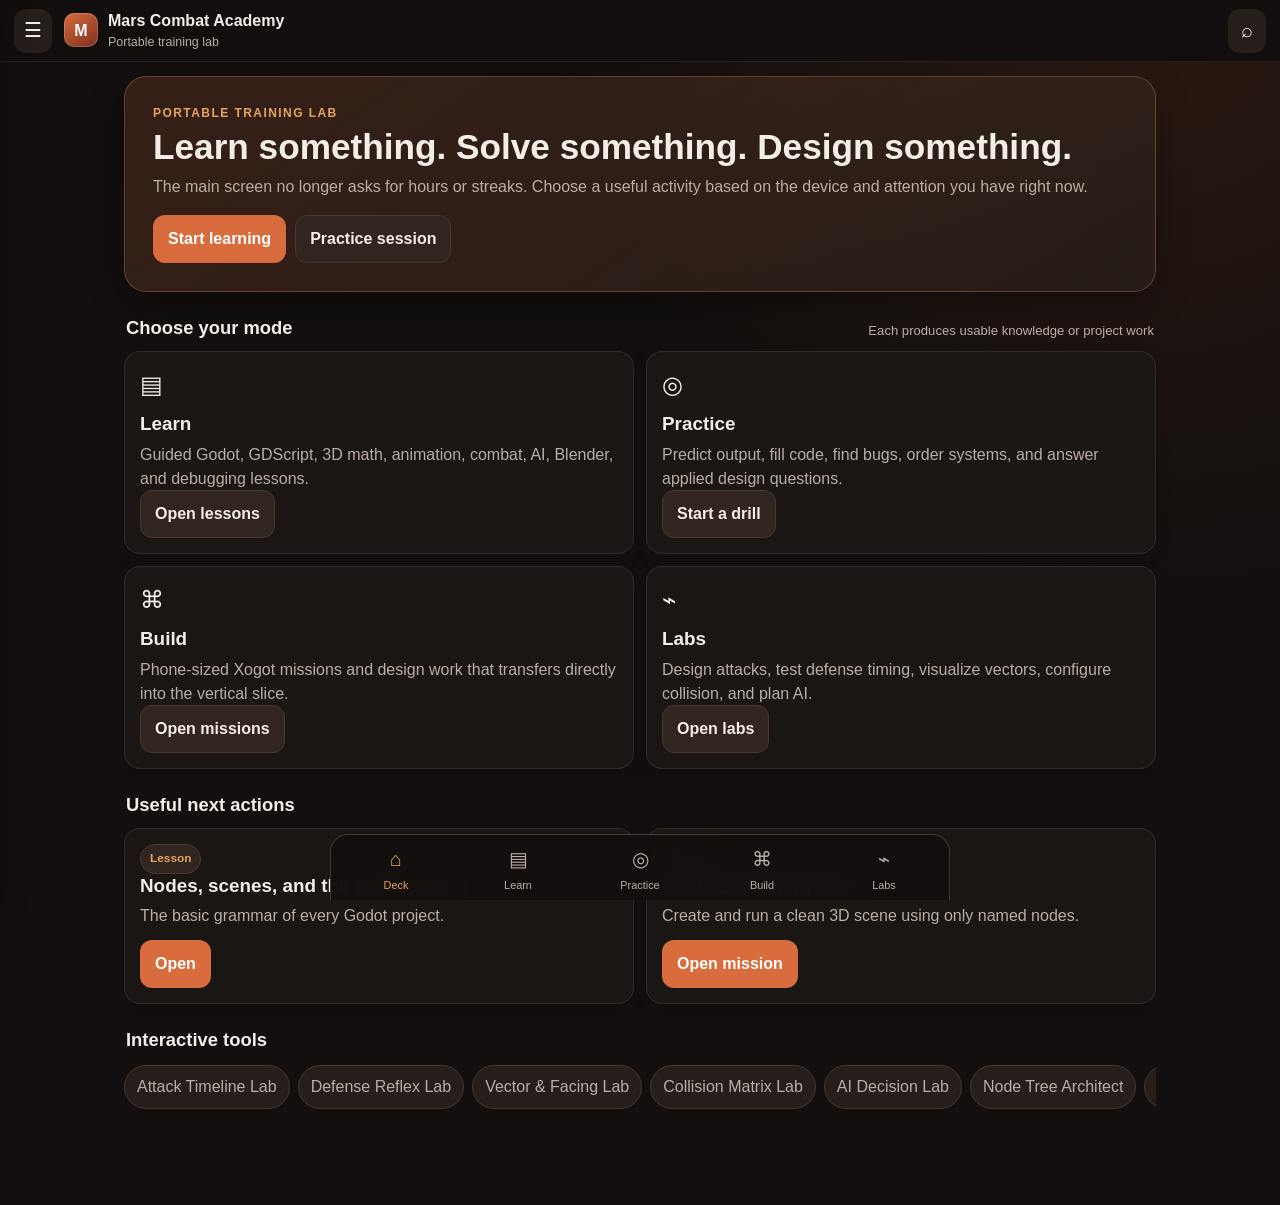
<file: index.html>
<!doctype html>
<html lang="en">
<head>
  <meta charset="utf-8">
  <meta name="viewport" content="width=device-width,initial-scale=1,viewport-fit=cover">
  <meta name="theme-color" content="#17110f">
  <meta name="apple-mobile-web-app-capable" content="yes">
  <meta name="apple-mobile-web-app-status-bar-style" content="black-translucent">
  <meta name="apple-mobile-web-app-title" content="Mars Academy">
  <meta name="description" content="A portable Godot learning, practice, and design laboratory for Project Mars.">
  <link rel="manifest" href="manifest.webmanifest">
  <link rel="apple-touch-icon" href="icons/icon-192.png">
  <link rel="icon" href="icons/icon-192.png">
  <link rel="stylesheet" href="styles.css">
  <title>Mars Combat Academy</title>
</head>
<body>
  <div id="app">
    <header class="topbar">
      <button class="icon-button" id="menuButton" aria-label="Open menu">☰</button>
      <div class="brand">
        <div class="brand-mark">M</div>
        <div><strong>Mars Combat Academy</strong><span id="headerSubtitle">Portable training lab</span></div>
      </div>
      <button class="icon-button" id="searchButton" aria-label="Search">⌕</button>
    </header>

    <aside class="drawer" id="drawer" aria-hidden="true">
      <div class="drawer-head">
        <div class="brand-mark large">M</div>
        <div><strong>Mars Combat Academy</strong><span>Learn · Practice · Build</span></div>
        <button class="icon-button" id="closeDrawer" aria-label="Close menu">×</button>
      </div>
      <nav class="drawer-nav">
        <button data-view="home"><span>⌂</span>Training Deck</button>
        <button data-view="learn"><span>▤</span>Learn</button>
        <button data-view="practice"><span>◎</span>Practice</button>
        <button data-view="build"><span>⌘</span>Build Missions</button>
        <button data-view="labs"><span>⌁</span>Interactive Labs</button>
        <button data-view="reference"><span>▦</span>Reference</button>
        <button data-view="notes"><span>✎</span>Workshop Notes</button>
        <button data-view="settings"><span>⚙</span>Settings & Backup</button>
      </nav>
      <div class="drawer-note">Tracking is intentionally secondary. The app saves lesson bookmarks, completed exercises, notes, and lab designs locally on this device.</div>
    </aside>
    <div class="scrim" id="scrim" hidden></div>

    <main id="mainContent">
      <section class="view active" id="view-home"></section>
      <section class="view" id="view-learn"></section>
      <section class="view" id="view-practice"></section>
      <section class="view" id="view-build"></section>
      <section class="view" id="view-labs"></section>
      <section class="view" id="view-reference"></section>
      <section class="view" id="view-notes"></section>
      <section class="view" id="view-settings"></section>
    </main>

    <nav class="bottom-nav">
      <button data-view="home" class="active"><span>⌂</span>Deck</button>
      <button data-view="learn"><span>▤</span>Learn</button>
      <button data-view="practice"><span>◎</span>Practice</button>
      <button data-view="build"><span>⌘</span>Build</button>
      <button data-view="labs"><span>⌁</span>Labs</button>
    </nav>
  </div>

  <div class="modal-backdrop" id="modalBackdrop" hidden>
    <div class="modal" role="dialog" aria-modal="true">
      <div class="modal-header"><h2 id="modalTitle">Details</h2><button class="icon-button" id="modalClose">×</button></div>
      <div id="modalBody"></div>
    </div>
  </div>

  <div class="search-panel" id="searchPanel" hidden>
    <div class="search-head"><input id="globalSearch" type="search" placeholder="Search lessons, terms, missions…"><button class="icon-button" id="closeSearch">×</button></div>
    <div id="searchResults"></div>
  </div>

  <input type="file" id="importFile" accept="application/json" hidden>
  <div class="toast" id="toast" role="status"></div>
  <script src="content.js"></script>
  <script src="app.js"></script>
</body>
</html>
</file>
<file: styles.css>
:root{
  --bg:#120f0e;--panel:#1b1715;--panel2:#251e1a;--panel3:#30251f;--line:#4a382f;
  --text:#f4eee9;--muted:#bbaea5;--accent:#d96c3c;--accent2:#e7a45f;--good:#79b98a;
  --warn:#e2b65d;--bad:#da7770;--blue:#78a9d1;--radius:16px;--shadow:0 12px 35px rgba(0,0,0,.28);
  --safe-top:env(safe-area-inset-top);--safe-bottom:env(safe-area-inset-bottom)
}
*{box-sizing:border-box}html{background:var(--bg);color-scheme:dark}body{margin:0;background:radial-gradient(circle at 90% 0,#2a1811 0,transparent 35%),var(--bg);color:var(--text);font-family:Inter,ui-sans-serif,-apple-system,BlinkMacSystemFont,"Segoe UI",sans-serif;line-height:1.48;min-height:100vh}button,input,select,textarea{font:inherit}button{cursor:pointer}.topbar{position:fixed;z-index:30;top:0;left:0;right:0;height:calc(62px + var(--safe-top));padding:var(--safe-top) 14px 0;display:flex;align-items:center;gap:12px;background:rgba(18,15,14,.92);border-bottom:1px solid rgba(255,255,255,.08);backdrop-filter:blur(14px)}.brand{display:flex;align-items:center;gap:10px;min-width:0;flex:1}.brand>div:last-child{min-width:0}.brand strong,.drawer-head strong{display:block;white-space:nowrap;overflow:hidden;text-overflow:ellipsis}.brand span,.drawer-head span{display:block;color:var(--muted);font-size:.78rem}.brand-mark{width:34px;height:34px;border-radius:10px;background:linear-gradient(145deg,var(--accent),#7e2f20);display:grid;place-items:center;font-weight:900;color:white;box-shadow:inset 0 0 0 1px rgba(255,255,255,.18)}.brand-mark.large{width:46px;height:46px;border-radius:14px;font-size:1.25rem}.icon-button{border:0;background:var(--panel2);color:var(--text);width:38px;height:38px;border-radius:12px;display:grid;place-items:center;font-size:1.25rem}.icon-button:active{transform:scale(.96)}main{padding:calc(76px + var(--safe-top)) 14px calc(84px + var(--safe-bottom));max-width:1080px;margin:auto}.view{display:none}.view.active{display:block}.page-head{margin:2px 0 18px}.eyebrow{color:var(--accent2);font-size:.75rem;text-transform:uppercase;letter-spacing:.12em;font-weight:800}.page-head h1{font-size:1.8rem;line-height:1.12;margin:5px 0 7px}.page-head p{margin:0;color:var(--muted);max-width:750px}.hero{background:linear-gradient(145deg,rgba(217,108,60,.18),rgba(38,29,25,.94));border:1px solid rgba(231,164,95,.28);padding:20px;border-radius:22px;box-shadow:var(--shadow);margin-bottom:16px}.hero h1{font-size:1.75rem;margin:4px 0 8px;line-height:1.15}.hero p{color:var(--muted);margin:0 0 16px}.hero-actions,.button-row{display:flex;gap:9px;flex-wrap:wrap}.primary,.secondary,.ghost,.danger{border-radius:12px;padding:11px 14px;border:1px solid transparent;font-weight:750}.primary{background:var(--accent);color:#fff}.secondary{background:var(--panel3);color:var(--text);border-color:var(--line)}.ghost{background:transparent;color:var(--text);border-color:var(--line)}.danger{background:rgba(218,119,112,.14);color:#ffb7b1;border-color:rgba(218,119,112,.4)}.small-btn{padding:7px 10px;border-radius:10px;font-size:.82rem}.grid{display:grid;gap:12px}.grid.two{grid-template-columns:repeat(2,minmax(0,1fr))}.grid.three{grid-template-columns:repeat(3,minmax(0,1fr))}.card{background:rgba(27,23,21,.96);border:1px solid rgba(255,255,255,.09);border-radius:var(--radius);padding:15px;box-shadow:0 4px 16px rgba(0,0,0,.14)}.card.interactive{transition:transform .15s,border-color .15s;background .15s}.card.interactive:active{transform:scale(.985)}.card h2,.card h3{margin:0 0 7px;line-height:1.25}.card h2{font-size:1.18rem}.card h3{font-size:1rem}.card p{margin:0;color:var(--muted)}.card .meta{margin-top:10px}.section-title{display:flex;justify-content:space-between;align-items:end;gap:12px;margin:22px 2px 10px}.section-title h2{font-size:1.15rem;margin:0}.section-title p{margin:0;color:var(--muted);font-size:.82rem}.quick-card{min-height:140px;display:flex;flex-direction:column}.quick-card .icon{font-size:1.5rem;margin-bottom:10px}.quick-card .primary,.quick-card .secondary{margin-top:auto;align-self:flex-start}.module-card{display:flex;gap:13px;align-items:flex-start}.module-number{width:38px;height:38px;border-radius:12px;background:var(--panel3);color:var(--accent2);display:grid;place-items:center;font-weight:900;flex:none}.module-card .content{min-width:0;flex:1}.module-card .count{font-size:.76rem;color:var(--muted)}.lesson-list{display:grid;gap:9px;margin-top:12px}.lesson-row{width:100%;text-align:left;background:var(--panel2);border:1px solid var(--line);border-radius:12px;padding:12px;color:var(--text);display:flex;gap:10px;align-items:center}.lesson-row.done{border-color:rgba(121,185,138,.55)}.lesson-row .lesson-status{width:24px;height:24px;border-radius:50%;border:1px solid var(--line);display:grid;place-items:center;flex:none}.lesson-row.done .lesson-status{background:var(--good);color:#102417;border-color:transparent}.lesson-row strong{display:block}.lesson-row small{color:var(--muted);display:block;margin-top:2px}.filter-row{display:flex;gap:8px;overflow-x:auto;padding:2px 0 12px;scrollbar-width:none}.filter-row::-webkit-scrollbar{display:none}.chip{border:1px solid var(--line);background:var(--panel2);color:var(--muted);border-radius:999px;padding:8px 12px;white-space:nowrap}.chip.active{background:var(--accent);border-color:var(--accent);color:#fff}.practice-shell{min-height:360px}.practice-top{display:flex;justify-content:space-between;gap:8px;align-items:center;margin-bottom:14px}.badge{display:inline-flex;align-items:center;border-radius:999px;padding:5px 9px;font-size:.74rem;font-weight:800;background:var(--panel3);color:var(--accent2);border:1px solid var(--line)}.prompt{font-size:1.22rem;line-height:1.35;margin:8px 0 14px}.code{background:#0e0d0c;border:1px solid #3e352f;border-radius:12px;padding:13px;overflow:auto;color:#f2d8c7;font:500 .87rem/1.5 ui-monospace,SFMono-Regular,Consolas,monospace;white-space:pre-wrap;margin:10px 0}.option-list{display:grid;gap:9px}.option{width:100%;text-align:left;background:var(--panel2);border:1px solid var(--line);color:var(--text);padding:12px;border-radius:12px}.option.correct{border-color:var(--good);background:rgba(121,185,138,.13)}.option.wrong{border-color:var(--bad);background:rgba(218,119,112,.12)}.answer-box{margin-top:14px;padding:12px;border-radius:12px;background:var(--panel3);border-left:4px solid var(--accent2)}.answer-box.good{border-left-color:var(--good)}.answer-box.bad{border-left-color:var(--bad)}.answer-box p{color:var(--text)}.text-answer{width:100%;border:1px solid var(--line);background:#12100f;color:var(--text);border-radius:12px;padding:12px;margin-bottom:9px}.order-list{display:grid;gap:7px}.order-item{display:flex;gap:8px;align-items:center;background:var(--panel2);border:1px solid var(--line);padding:8px;border-radius:12px}.order-item span{flex:1}.order-controls{display:flex;gap:5px}.order-controls button{width:34px;height:32px;border:0;border-radius:8px;background:var(--panel3);color:var(--text)}.mission-card .mission-head{display:flex;justify-content:space-between;gap:10px}.mission-card .tags{display:flex;gap:6px;flex-wrap:wrap;margin:10px 0}.tag{font-size:.72rem;padding:4px 8px;border-radius:999px;background:rgba(120,169,209,.12);color:#b9daf5;border:1px solid rgba(120,169,209,.25)}.steps,.checks,.keypoints{padding-left:20px;margin:10px 0}.steps li,.checks li,.keypoints li{margin:7px 0}.checks li::marker{color:var(--good)}.mission-detail h3,.lesson-detail h3{margin:22px 0 8px;color:var(--accent2)}.lesson-detail .concept{font-size:1.02rem;color:#e8ddd5}.lesson-detail .source{font-size:.75rem;color:var(--muted);margin-top:18px;border-top:1px solid var(--line);padding-top:10px}.lab-grid{display:grid;gap:11px}.lab-card{display:flex;gap:12px;align-items:center}.lab-card .lab-icon{width:44px;height:44px;border-radius:13px;background:var(--panel3);display:grid;place-items:center;font-size:1.35rem;flex:none}.lab-card .content{flex:1}.lab-shell label{display:block;color:var(--muted);font-size:.82rem;margin-bottom:4px}.field{margin:12px 0}.field input,.field select,.field textarea{width:100%;background:#12100f;border:1px solid var(--line);border-radius:11px;padding:11px;color:var(--text)}.field textarea{min-height:130px;resize:vertical}.range-line{display:grid;grid-template-columns:1fr 70px;gap:10px;align-items:center}.range-line input[type=range]{padding:0}.timeline{height:42px;display:flex;border-radius:10px;overflow:hidden;border:1px solid var(--line);margin:14px 0}.timeline>div{display:grid;place-items:center;font-size:.7rem;font-weight:800;min-width:2px}.windup{background:#8f6c42}.active-phase{background:#b93f34}.recovery{background:#425b6a}.chain-overlay,.cancel-overlay{height:10px;border-radius:5px;margin:5px 0;background:linear-gradient(90deg,transparent,var(--good),transparent)}.result-panel{background:var(--panel2);border:1px solid var(--line);border-radius:12px;padding:12px;margin:12px 0}.result-panel dl{display:grid;grid-template-columns:1fr auto;gap:7px;margin:0}.result-panel dt{color:var(--muted)}.result-panel dd{margin:0;font-weight:800}.reflex-track{height:56px;background:#0f0d0c;border:1px solid var(--line);border-radius:12px;position:relative;overflow:hidden;margin:15px 0}.reflex-perfect,.reflex-standard{position:absolute;top:0;bottom:0}.reflex-perfect{left:0;background:rgba(121,185,138,.45)}.reflex-standard{background:rgba(226,182,93,.35)}.reflex-marker{position:absolute;top:0;bottom:0;width:4px;background:white;box-shadow:0 0 12px white}.vector-canvas{width:100%;height:300px;background:#0f0d0c;border:1px solid var(--line);border-radius:12px;touch-action:none}.matrix{overflow:auto}.matrix table{border-collapse:collapse;width:100%;min-width:580px}.matrix th,.matrix td{border:1px solid var(--line);padding:7px;text-align:center;font-size:.75rem}.matrix th:first-child{text-align:left;position:sticky;left:0;background:var(--panel)}.matrix input{width:20px;height:20px}.node-builder{display:grid;gap:8px}.node-item{background:var(--panel2);border:1px solid var(--line);border-radius:10px;padding:9px;display:flex;align-items:center;gap:8px}.node-item .indent{width:var(--indent,0px)}.node-item span:nth-child(2){flex:1}.scratchpad{min-height:280px!important;font-family:ui-monospace,SFMono-Regular,Consolas,monospace}.reference-search{position:sticky;top:calc(65px + var(--safe-top));z-index:5;background:var(--bg);padding:5px 0 10px}.reference-search input{width:100%;border:1px solid var(--line);background:var(--panel2);color:var(--text);border-radius:12px;padding:12px}.term{padding:12px 0;border-bottom:1px solid var(--line)}.term strong{color:var(--accent2)}.term p{margin:3px 0 0}.notes-list{display:grid;gap:9px}.note-card{background:var(--panel2);border:1px solid var(--line);border-radius:12px;padding:12px}.note-card .note-head{display:flex;justify-content:space-between;gap:8px}.note-card time{color:var(--muted);font-size:.75rem}.drawer{position:fixed;z-index:60;left:0;top:0;bottom:0;width:min(88vw,370px);background:#171311;transform:translateX(-102%);transition:transform .2s ease;padding:calc(18px + var(--safe-top)) 12px calc(18px + var(--safe-bottom));box-shadow:var(--shadow);overflow:auto}.drawer.open{transform:translateX(0)}.drawer-head{display:flex;align-items:center;gap:10px;padding:3px 4px 16px}.drawer-head>div:nth-child(2){flex:1}.drawer-nav{display:grid;gap:5px}.drawer-nav button{border:0;background:transparent;color:var(--text);text-align:left;padding:12px;border-radius:11px;display:flex;align-items:center;gap:12px}.drawer-nav button.active{background:var(--panel3);color:var(--accent2)}.drawer-nav button span{width:22px;text-align:center}.drawer-note{color:var(--muted);font-size:.76rem;border-top:1px solid var(--line);margin-top:14px;padding:14px 8px}.scrim{position:fixed;z-index:50;inset:0;background:rgba(0,0,0,.55)}.bottom-nav{position:fixed;z-index:25;left:0;right:0;bottom:0;height:calc(66px + var(--safe-bottom));padding:6px 4px var(--safe-bottom);display:grid;grid-template-columns:repeat(5,1fr);background:rgba(18,15,14,.96);border-top:1px solid rgba(255,255,255,.09);backdrop-filter:blur(14px)}.bottom-nav button{border:0;background:transparent;color:var(--muted);font-size:.68rem;display:flex;flex-direction:column;align-items:center;gap:2px;padding:4px}.bottom-nav button span{font-size:1.25rem}.bottom-nav button.active{color:var(--accent2)}.modal-backdrop{position:fixed;z-index:80;inset:0;background:rgba(0,0,0,.68);display:flex;align-items:flex-end}.modal-backdrop[hidden]{display:none}.modal{background:var(--panel);width:100%;max-height:92vh;border-radius:22px 22px 0 0;border:1px solid var(--line);padding:0 15px calc(20px + var(--safe-bottom));overflow:auto}.modal-header{position:sticky;top:0;background:var(--panel);display:flex;align-items:center;justify-content:space-between;gap:10px;padding:15px 0 12px;border-bottom:1px solid var(--line);z-index:2}.modal-header h2{margin:0;font-size:1.25rem}.search-panel{position:fixed;z-index:90;inset:0;background:var(--bg);padding:calc(12px + var(--safe-top)) 13px calc(20px + var(--safe-bottom));overflow:auto}.search-panel[hidden]{display:none}.search-head{display:flex;gap:8px;position:sticky;top:0;background:var(--bg);padding-bottom:12px}.search-head input{flex:1;background:var(--panel2);border:1px solid var(--line);border-radius:12px;padding:12px;color:var(--text)}.search-result{width:100%;text-align:left;background:var(--panel);border:1px solid var(--line);border-radius:12px;color:var(--text);padding:12px;margin-bottom:8px}.search-result small{display:block;color:var(--accent2);margin-bottom:3px}.toast{position:fixed;z-index:100;left:50%;bottom:calc(82px + var(--safe-bottom));transform:translate(-50%,20px);background:#f4eee9;color:#1b1715;border-radius:999px;padding:9px 14px;font-weight:800;font-size:.8rem;opacity:0;pointer-events:none;transition:.2s}.toast.show{opacity:1;transform:translate(-50%,0)}.empty{text-align:center;padding:35px 15px;color:var(--muted)}hr{border:0;border-top:1px solid var(--line);margin:18px 0}.muted{color:var(--muted)}.hidden{display:none!important}.success-text{color:var(--good)}.warning-text{color:var(--warn)}
@media(min-width:760px){main{padding-left:24px;padding-right:24px}.grid.desktop-two{grid-template-columns:1fr 1fr}.lab-grid{grid-template-columns:1fr 1fr}.modal-backdrop{align-items:center;justify-content:center}.modal{max-width:760px;border-radius:22px;max-height:88vh}.bottom-nav{max-width:620px;left:50%;transform:translateX(-50%);border:1px solid var(--line);border-bottom:0;border-radius:18px 18px 0 0}.hero{padding:28px}.hero h1{font-size:2.2rem}}
@media(max-width:560px){.grid.two,.grid.three{grid-template-columns:1fr}.hero-actions .primary,.hero-actions .secondary{flex:1}.page-head h1{font-size:1.55rem}.mission-head{flex-direction:column}.timeline>div{font-size:.62rem}}

/* ---------- 2.1 additions: accessibility + scheduling UI ---------- */
:focus-visible{outline:2px solid #ff8a5c;outline-offset:2px;border-radius:6px}
button,.option,.chip,.lesson-row{min-height:44px}
.option,.chip{touch-action:manipulation}
@media (prefers-reduced-motion: reduce){
  *,*::before,*::after{animation-duration:.001ms !important;animation-iteration-count:1 !important;transition-duration:.001ms !important;scroll-behavior:auto !important}
}
.srs-summary{display:flex;flex-wrap:wrap;gap:8px;margin-top:12px}
.srs-line{display:flex;flex-wrap:wrap;gap:8px;margin:6px 0 12px}
.srs-pill{display:inline-block;padding:4px 10px;border-radius:999px;font-size:12px;letter-spacing:.02em;
  background:rgba(255,255,255,.06);border:1px solid rgba(255,255,255,.12);color:#e7ded9}
.srs-pill.due{background:rgba(255,138,92,.16);border-color:rgba(255,138,92,.45);color:#ffb694}
.srs-pill.new{background:rgba(120,180,255,.14);border-color:rgba(120,180,255,.4);color:#a9cdff}
.srs-pill.muted-pill{opacity:.65}
.warn-list{margin:10px 0 0;padding-left:18px;display:flex;flex-direction:column;gap:6px}
.warn-list li{font-size:14px}
a.small-btn{display:inline-flex;align-items:center;text-decoration:none}
</file>
